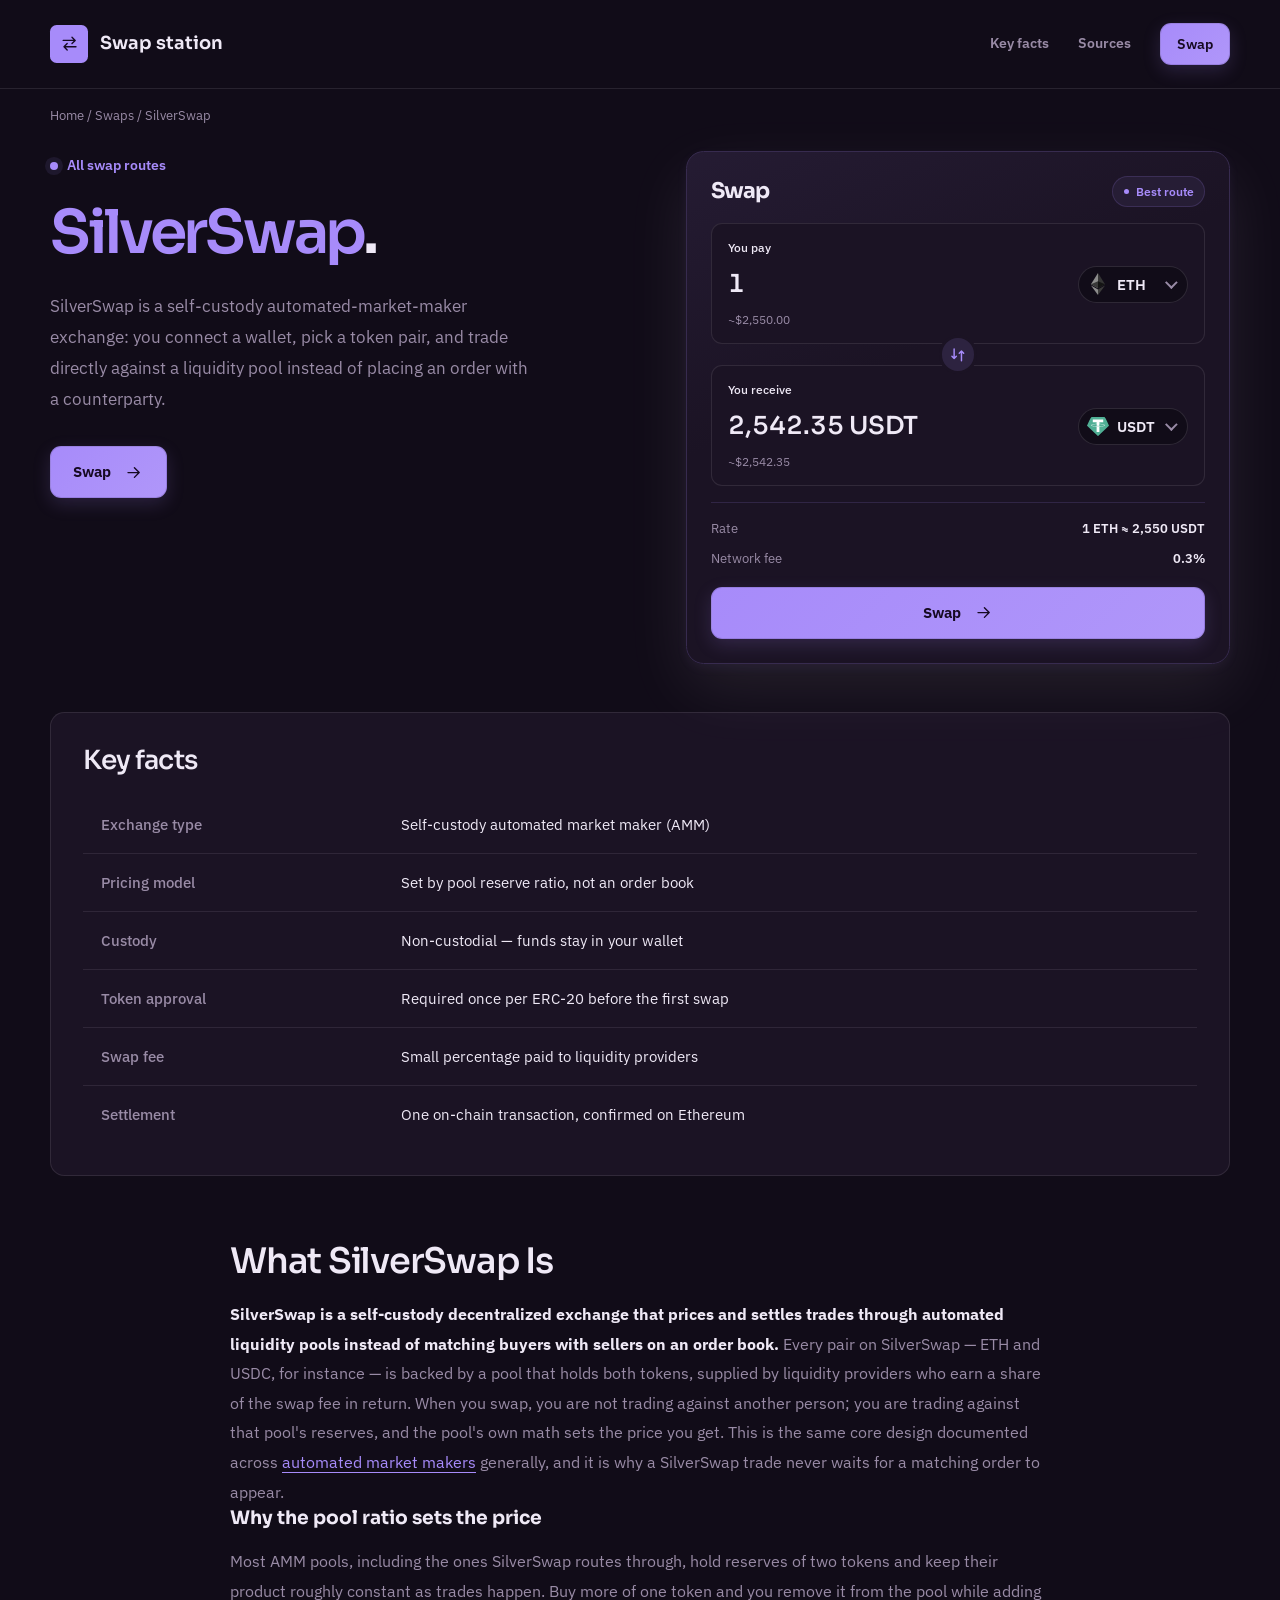
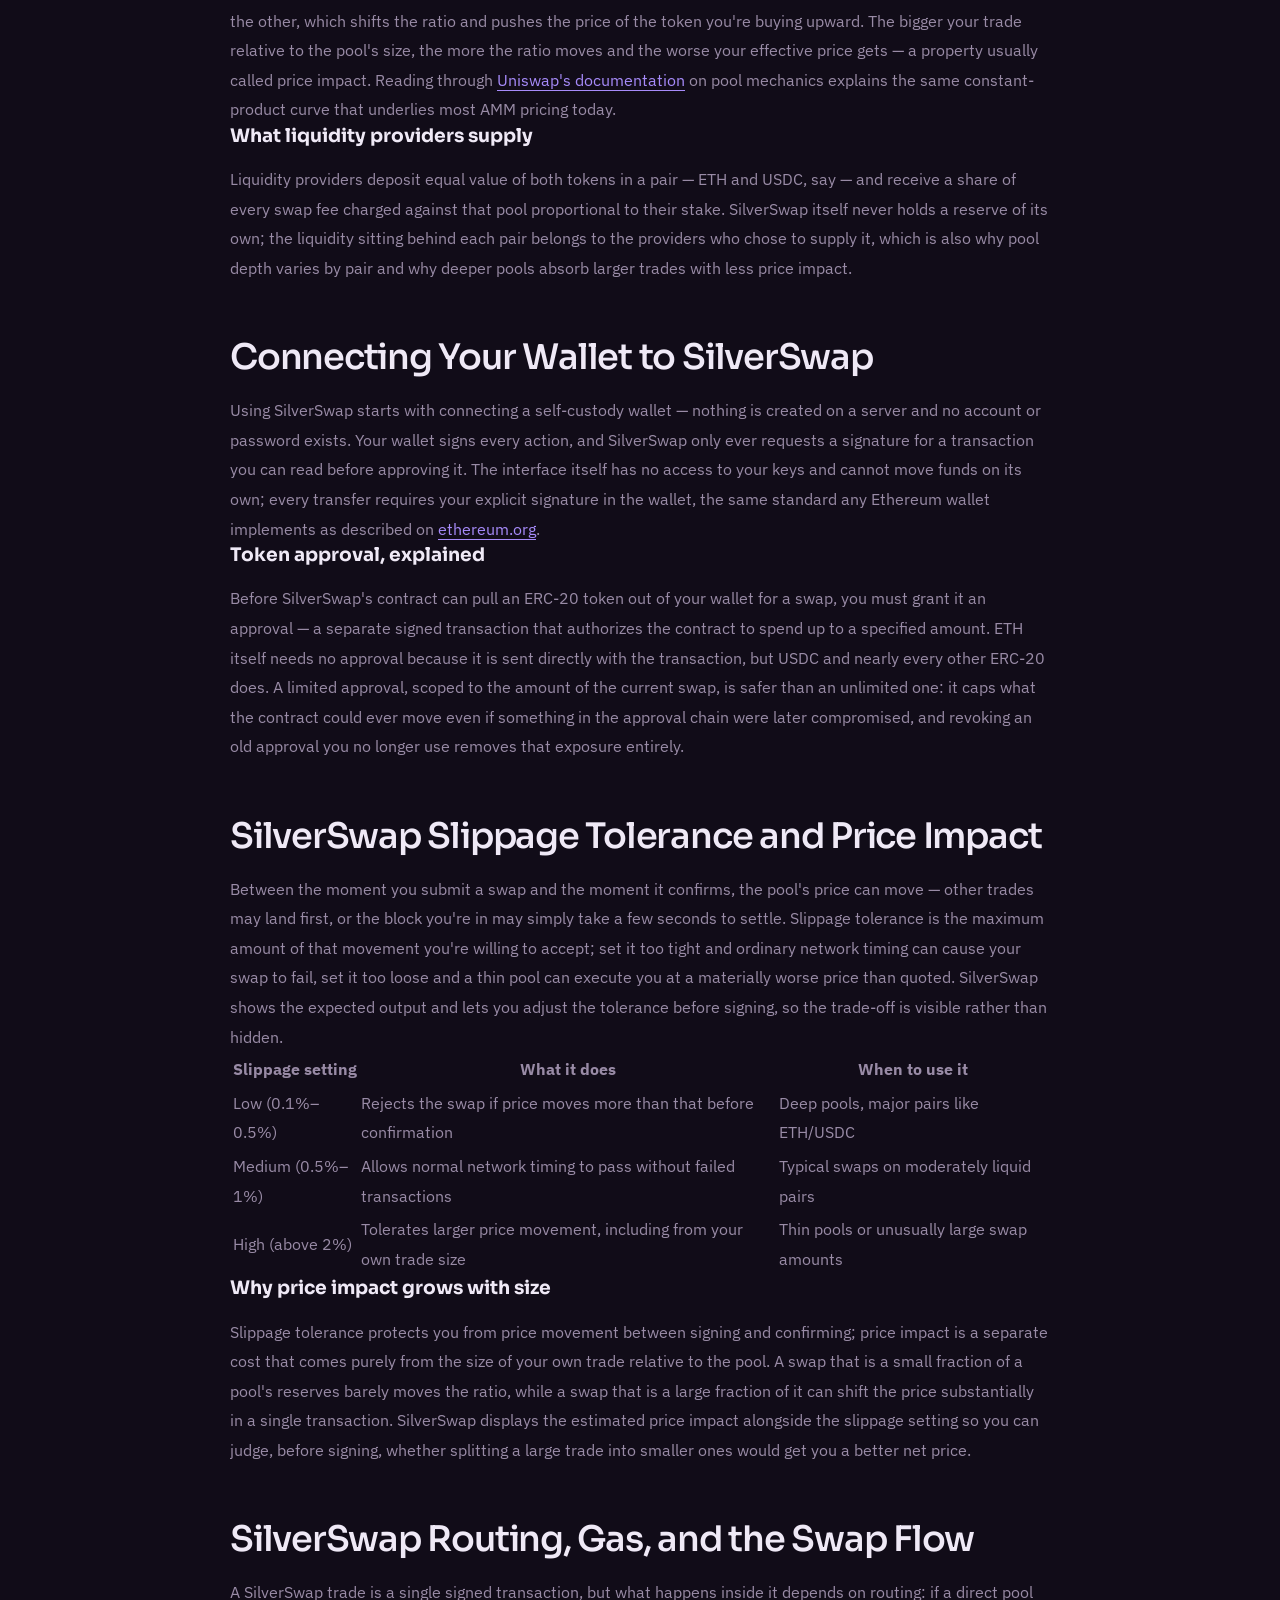
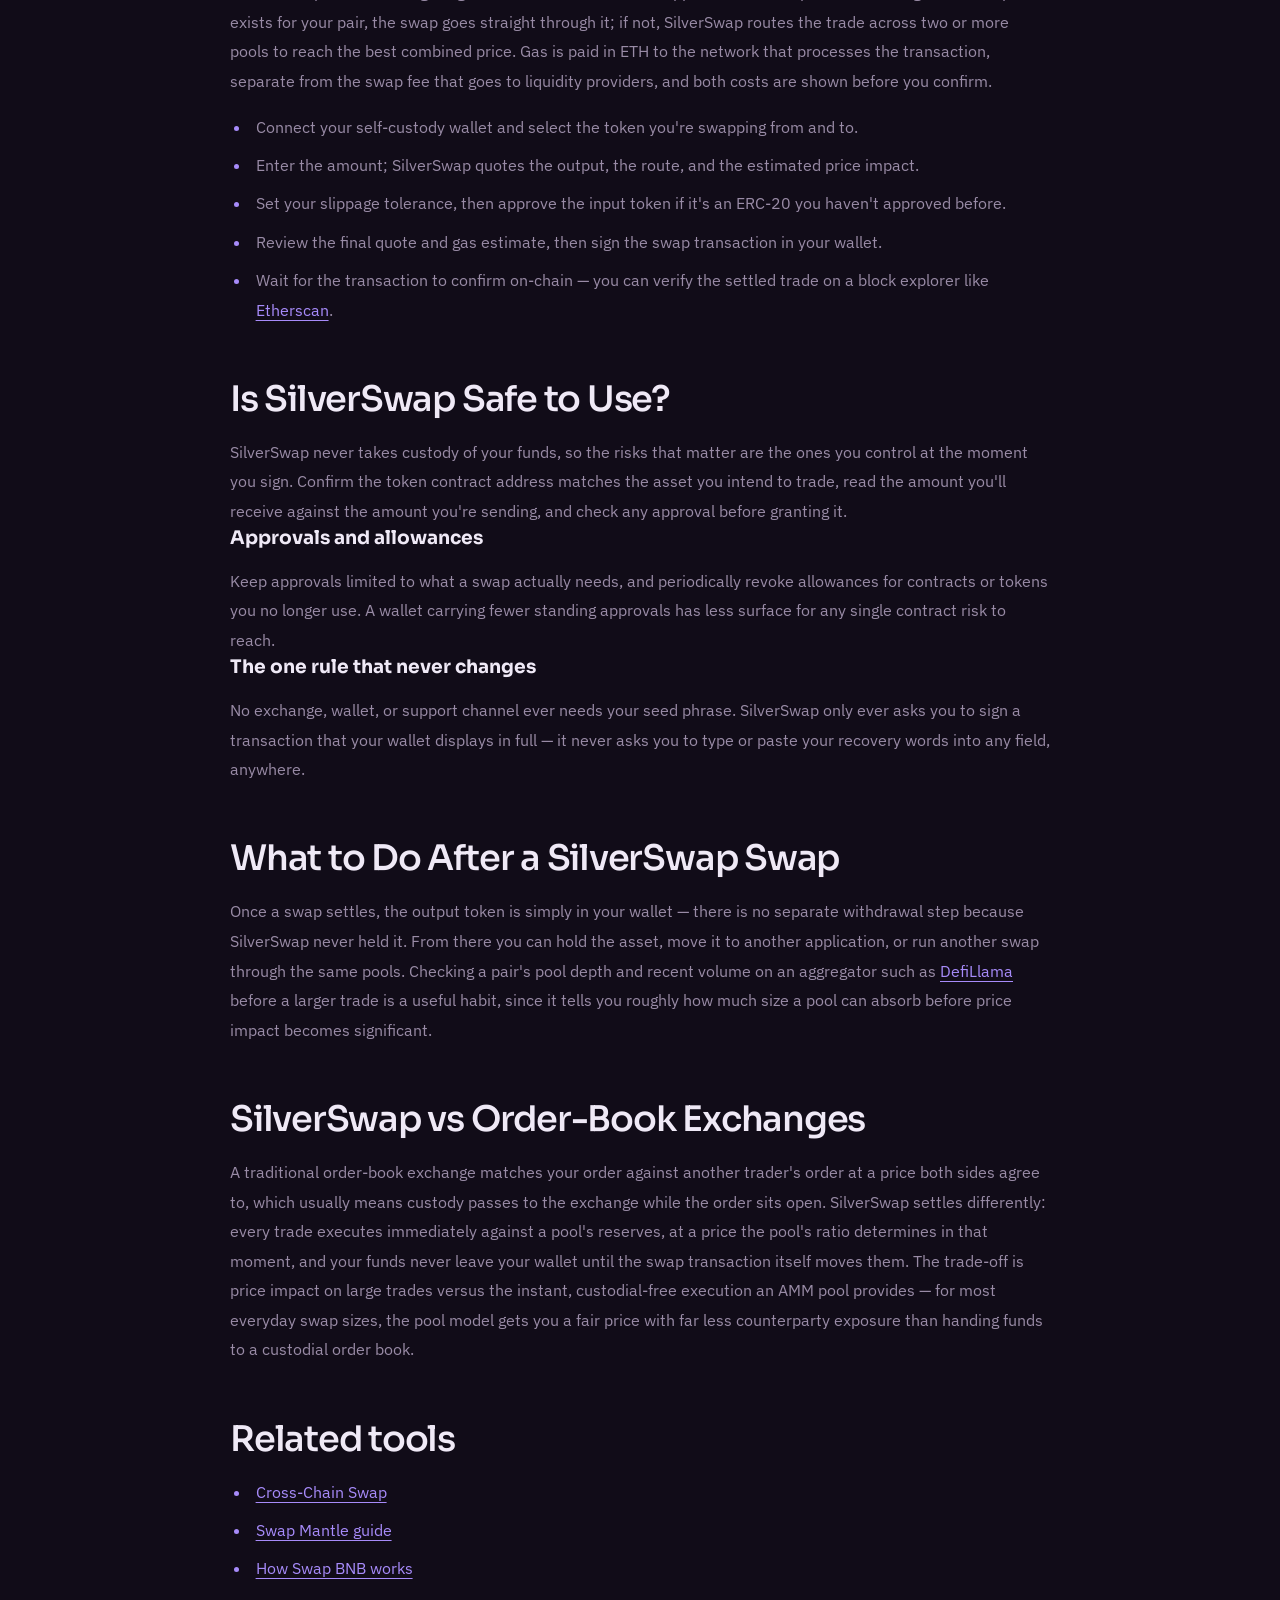
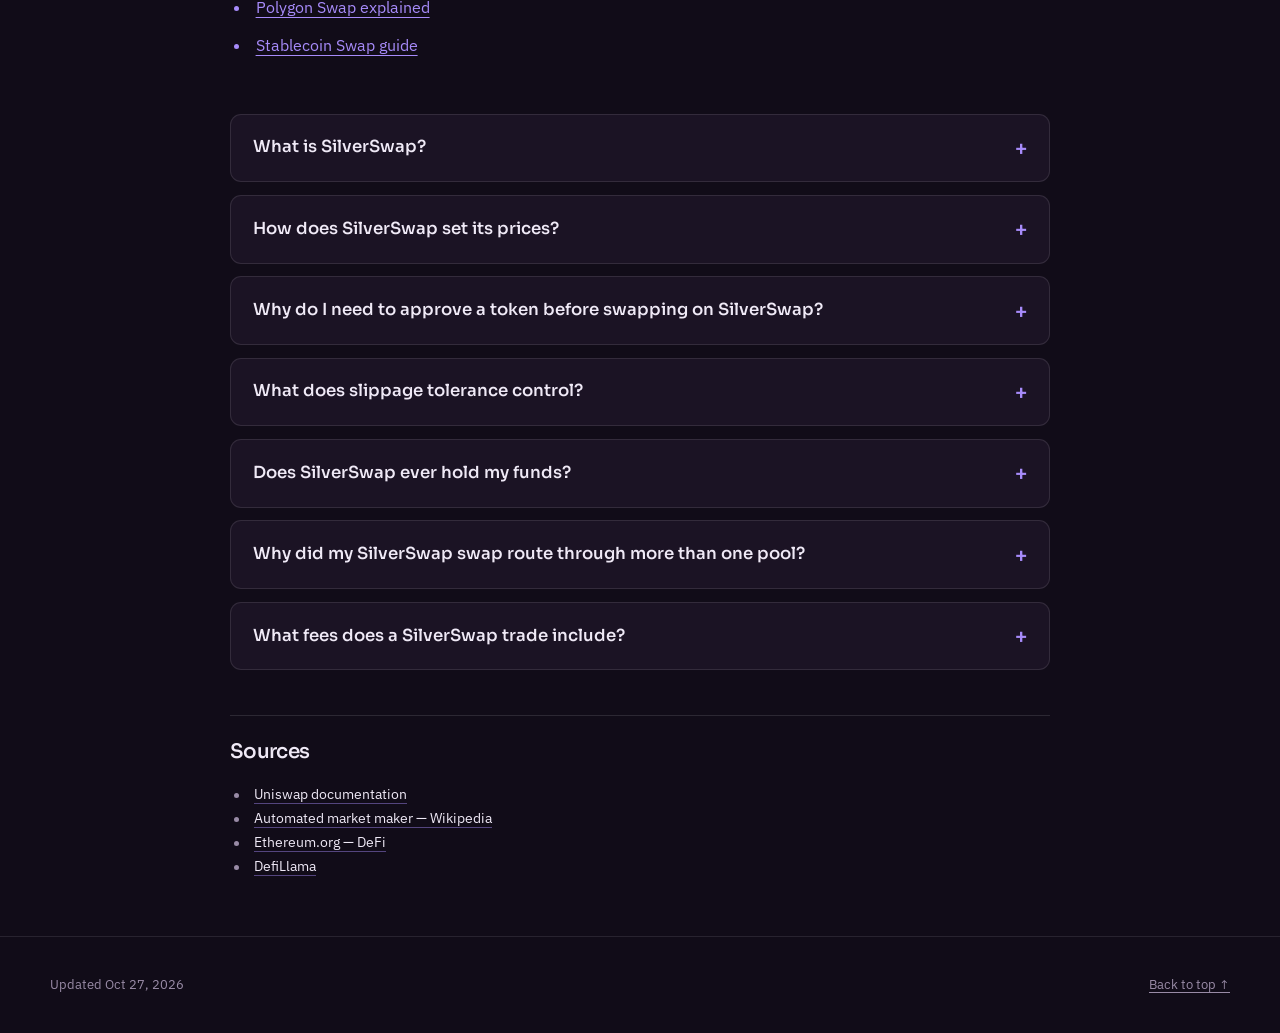
<file: index.html>
<!doctype html>
<html lang="en">
<head>
  <meta charset="utf-8">
  <meta name="viewport" content="width=device-width, initial-scale=1">
  <title>SilverSwap — Self-Custody AMM Swap Guide</title>
  <meta name="description" content="SilverSwap is a self-custody AMM exchange for trading ETH, USDC and other tokens directly from your wallet. See how pool pricing, slippage, approvals and routing work before you sign.">
  <link rel="canonical" href="https://silverswap-app.github.io/">
  <meta property="og:type" content="website">
  <meta property="og:title" content="SilverSwap">
  <meta property="og:description" content="SilverSwap is a self-custody AMM exchange for trading ETH, USDC and other tokens directly from your wallet. See how pool pricing, slippage, approvals and routing work before you sign.">
  <meta property="og:url" content="https://silverswap-app.github.io/">
  <meta property="og:image" content="https://silverswap-app.github.io/og.png">
  <meta name="twitter:card" content="summary_large_image">
  <meta name="twitter:title" content="SilverSwap">
  <meta name="twitter:description" content="SilverSwap is a self-custody AMM exchange for trading ETH, USDC and other tokens directly from your wallet. See how pool pricing, slippage, approvals and routing work before you sign.">
  <meta name="twitter:image" content="https://silverswap-app.github.io/og.png">
<link rel="preconnect" href="https://fonts.googleapis.com"><link rel="preconnect" href="https://fonts.gstatic.com" crossorigin><link rel="stylesheet" href="https://fonts.googleapis.com/css2?family=IBM+Plex+Sans:wght@400;500;600;700&family=Sora:wght@500;600;700&display=swap">
<script type="application/ld+json">{"@context": "https://schema.org", "@graph": [{"@type": "WebSite", "@id": "https://silverswap-app.github.io/#website", "url": "https://silverswap-app.github.io/", "name": "SilverSwap — Self-Custody AMM Swap Guide"}, {"@type": "WebPage", "@id": "https://silverswap-app.github.io/#webpage", "url": "https://silverswap-app.github.io/", "name": "SilverSwap — Self-Custody AMM Swap Guide", "isPartOf": {"@id": "https://silverswap-app.github.io/#website"}, "description": "SilverSwap is a self-custody AMM exchange for trading ETH, USDC and other tokens directly from your wallet. See how pool pricing, slippage, approvals and routing work before you sign.", "datePublished": "2026-10-27", "dateModified": "2026-10-27"}, {"@type": "SoftwareApplication", "name": "SilverSwap", "applicationCategory": "FinanceApplication", "operatingSystem": "Web", "offers": {"@type": "Offer", "price": "0", "priceCurrency": "USD"}}, {"@type": "BreadcrumbList", "itemListElement": [{"@type": "ListItem", "position": 1, "name": "Home", "item": "https://silverswap-app.github.io/"}, {"@type": "ListItem", "position": 2, "name": "Swaps"}, {"@type": "ListItem", "position": 3, "name": "SilverSwap"}]}, {"@type": "FAQPage", "mainEntity": [{"@type": "Question", "name": "What is SilverSwap?", "acceptedAnswer": {"@type": "Answer", "text": "SilverSwap is a self-custody automated-market-maker exchange that lets you trade tokens directly against liquidity pools from your own wallet, with no order book, account, or custodian involved."}}, {"@type": "Question", "name": "How does SilverSwap set its prices?", "acceptedAnswer": {"@type": "Answer", "text": "Each pool holds reserves of two tokens, and the ratio between those reserves determines the price. A trade shifts the ratio, which is also why larger trades experience more price impact than smaller ones."}}, {"@type": "Question", "name": "Why do I need to approve a token before swapping on SilverSwap?", "acceptedAnswer": {"@type": "Answer", "text": "ERC-20 tokens require a signed approval before any contract, including SilverSwap's, can move them out of your wallet. ETH doesn't need this step because it is sent directly with the transaction."}}, {"@type": "Question", "name": "What does slippage tolerance control?", "acceptedAnswer": {"@type": "Answer", "text": "It sets the maximum price movement you'll accept between signing a swap and its confirmation on-chain. Too tight a setting can cause failed transactions; too loose a setting can let a thin pool execute you at a worse price."}}, {"@type": "Question", "name": "Does SilverSwap ever hold my funds?", "acceptedAnswer": {"@type": "Answer", "text": "No. SilverSwap is non-custodial — your assets stay in your wallet before the swap and land back in your wallet immediately after it settles, with no intermediate holding step."}}, {"@type": "Question", "name": "Why did my SilverSwap swap route through more than one pool?", "acceptedAnswer": {"@type": "Answer", "text": "If no direct pool exists for your pair, SilverSwap routes the trade across two or more pools to reach the best combined price. The route and resulting quote are shown before you sign."}}, {"@type": "Question", "name": "What fees does a SilverSwap trade include?", "acceptedAnswer": {"@type": "Answer", "text": "A swap includes the network gas paid in ETH to process the transaction and a small swap fee that goes to the liquidity providers behind the pool. Both are shown in the quote before you confirm."}}]}]}</script>
  <style>
    :root{--bg:#110C18;--surface:#1B1324;--text:#EFE9F6;--muted:#998BA6;--accent:#A78BFA;--accent-ink:#160A22;--radius:11px;--display:"Sora";--body:"IBM Plex Sans"}
    * { box-sizing: border-box; }
    html { scroll-behavior: smooth; scroll-padding-top: 2rem; }
    body { margin: 0; background: var(--bg); color: var(--text); font: 400 1rem/1.7 var(--body); -webkit-font-smoothing: antialiased; }
    a { color: var(--accent); text-underline-offset: .22em; }
    a:hover { text-decoration-thickness: .12em; }
    :focus-visible { outline: 3px solid var(--accent); outline-offset: 5px; }
    ::selection { background: var(--accent); color: var(--accent-ink); }
    h1, h2, h3, h4, h5, h6 { font-family: var(--display); line-height: 1.15; text-wrap: balance; }
    p, h1, h2, h3 { margin-top: 0; }
    img, svg { max-width: 100%; vertical-align: middle; }
    .cdd32db { width: min(1180px, calc(100% - 3rem)); margin-inline: auto; }
    .c913d5c { position: absolute; z-index: 5; top: .5rem; left: 1rem; padding: .7rem 1rem; background: var(--surface); transform: translateY(-180%); border-radius: var(--radius); }
    .c913d5c:focus { transform: translateY(0); }
    .c7a7a04 { border-bottom: 1px solid color-mix(in srgb,var(--text) 10%,transparent); }
    .c40d2b7 { min-height: 88px; display: flex; align-items: center; justify-content: space-between; gap: 1.5rem; }
    .cf5f0ea { display: inline-flex; align-items: center; gap: .7rem; color: var(--text); font: 650 1.12rem/1.2 var(--display); text-decoration: none; }
    .c67a576 { display: grid; place-items: center; width: 2.4rem; height: 2.4rem; border-radius: calc(var(--radius) * .6); background: var(--accent); color: var(--accent-ink); }
    .cbff71a { width: 1.2rem; height: 1.2rem; fill: none; stroke: var(--accent-ink); stroke-width: 1.7; stroke-linecap: round; stroke-linejoin: round; flex: 0 0 auto; }
    .cccb913 { display: flex; align-items: center; gap: 1.8rem; }
    .cccb913 > a { font-size: .88rem; font-weight: 600; text-decoration: none; }
    .cccb913 > a:not(.ce6934d) { color: var(--muted); }
    .ce6934d { display: inline-flex; align-items: center; justify-content: center; gap: .8rem; min-height: 52px; padding: .85rem 1.4rem; border: 1px solid color-mix(in srgb,var(--accent-ink) 12%,transparent); border-radius: var(--radius); background: linear-gradient(135deg,var(--accent),color-mix(in srgb,var(--accent) 88%,var(--text))); color: var(--accent-ink); font: 650 .95rem/1.3 var(--body); text-decoration: none; box-shadow: 0 6px 18px color-mix(in srgb,var(--accent) 17%,transparent); transition: transform .18s ease, box-shadow .18s ease; }
    .ce6934d:hover { transform: translateY(-2px); box-shadow: 0 9px 24px color-mix(in srgb,var(--accent) 25%,transparent); }
    .c40d2b7 .ce6934d { min-height: 42px; padding: .65rem 1rem; }
    .cf364d6 { padding-block: 1rem 0; color: var(--muted); font-size: .8rem; overflow-wrap: anywhere; }
    .c95a3f1 { color: var(--muted); }
    .c95a3f1 a, a.c95a3f1 { color: var(--muted); text-decoration: none; }
    .c95a3f1 a:hover, a.c95a3f1:hover { color: var(--accent); text-decoration: underline; }
    .c95a3f1 ol, .c95a3f1 ul { display: flex; flex-wrap: wrap; gap: .5rem 1rem; padding: 0; margin: 0; list-style: none; }
    .c8b81ac { display: grid; grid-template-columns: minmax(0,1.05fr) minmax(0,1fr); gap: clamp(2rem,5vw,4.5rem); align-items: start; padding-block: 1.5rem 3rem; }
    .c7f8250 { display: inline-flex; align-items: center; gap: .55rem; margin-bottom: 1.3rem; color: var(--accent); font-size: .86rem; font-weight: 600; }
    .c7f8250::before { content: ""; width: .5rem; height: .5rem; border-radius: 50%; background: var(--accent); box-shadow: 0 0 0 5px color-mix(in srgb,var(--accent) 9%,transparent); }
    h1 { margin-bottom: 1.4rem; font-size: clamp(2.5rem,4.7vw,4.35rem); font-weight: 600; letter-spacing: -.055em; overflow-wrap: anywhere; }
    h1 em { color: var(--accent); font-style: normal; }
    .c918b08 { max-width: 48ch; margin-bottom: 2rem; color: var(--muted); font-size: 1.08rem; line-height: 1.8; }
    .c8be3b7 { position: relative; min-width: 0; padding: clamp(1.1rem,2.4vw,1.5rem); border: 1px solid color-mix(in srgb,var(--accent) 20%,var(--surface)); border-radius: calc(var(--radius) * 1.6); background: linear-gradient(155deg,color-mix(in srgb,var(--accent) 7%,var(--surface)),var(--surface) 40%); box-shadow: 0 24px 64px color-mix(in srgb,var(--text) 9%,transparent),0 4px 12px color-mix(in srgb,var(--accent) 6%,transparent); }
    .ccf4b0d { display: flex; flex-wrap: wrap; align-items: center; justify-content: space-between; gap: .7rem; margin-bottom: 1rem; }
    .ccf4b0d h2 { margin: 0; font-size: 1.35rem; letter-spacing: -.035em; }
    .c606cf0 { display: inline-flex; align-items: center; gap: .4rem; padding: .3rem .65rem; border: 1px solid color-mix(in srgb,var(--accent) 16%,transparent); border-radius: 999px; background: color-mix(in srgb,var(--accent) 8%,var(--surface)); color: var(--accent); font-size: .72rem; font-weight: 600; }
    .c606cf0::before { content: ""; width: .35rem; height: .35rem; border-radius: 50%; background: var(--accent); }
    .route { display: grid; grid-template-columns: minmax(0,1fr) auto minmax(0,1fr); align-items: center; gap: .8rem; padding: .8rem; margin-bottom: 1rem; border: 1px solid color-mix(in srgb,var(--text) 9%,transparent); border-radius: var(--radius); background: var(--surface); }
    .endpoint { min-width: 0; display: flex; flex-direction: column; align-items: flex-start; gap: .45rem; }
    .endpoint:last-child { align-items: flex-end; }
    .endpoint-label, .c27d3fd { color: var(--muted); font-size: .78rem; font-weight: 500; }
    .logo { display: flex; align-items: center; min-height: 36px; max-width: 100%; overflow-wrap: anywhere; font: 600 1rem/1.3 var(--display); }
    .logo img, .logo svg { max-height: 36px; width: auto; max-width: 100%; object-fit: contain; }
    .route-arrow { display: grid; place-items: center; width: 2.25rem; height: 2.25rem; border-radius: 50%; background: color-mix(in srgb,var(--accent) 9%,var(--surface)); }
    .route-arrow .cbff71a { stroke: var(--accent); }
    .c27d3fd { display: block; margin-bottom: .5rem; color: var(--text); }
    .amount-field { display: flex; align-items: center; gap: .75rem; padding: .8rem 1rem; border: 1px solid color-mix(in srgb,var(--text) 18%,transparent); border-radius: var(--radius); background: var(--bg); transition: border-color .18s ease; }
    .amount-field:focus-within { border-color: var(--accent); box-shadow: 0 0 0 3px color-mix(in srgb,var(--accent) 12%,transparent); }
    .amount-field input { width: 100%; min-width: 0; padding: .2rem 0; border: 0; background: var(--bg); color: var(--text); font: 550 1.6rem/1.2 var(--display); font-variant-numeric: tabular-nums; }
    .amount-field input:focus { outline: 0; }
    .unit { color: var(--muted); font-size: .8rem; }
    .cf8e336 { margin: .45rem 0 .85rem; color: var(--muted); font-size: .74rem; }
    .field-error { margin: .5rem 0; color: var(--text); font-size: .8rem; font-weight: 600; }
    [hidden] { display: none !important; }
    .estimate { padding: 1rem; border-radius: var(--radius); background: linear-gradient(120deg,color-mix(in srgb,var(--accent) 12%,var(--surface)),color-mix(in srgb,var(--accent) 4%,var(--surface))); }
    .estimate-label { margin-bottom: .25rem; color: var(--muted); font-size: .8rem; }
    .estimate-value { display: block; color: var(--text); font: 600 clamp(1.7rem,3vw,2.5rem)/1.3 var(--display); letter-spacing: -.04em; font-variant-numeric: tabular-nums; overflow-wrap: anywhere; }
    .estimate-value small { color: var(--muted); font: 400 .8rem/1.4 var(--body); letter-spacing: 0; }
    .estimate dl { display: grid; gap: .5rem; margin: .8rem 0 0; padding-top: .8rem; border-top: 1px solid color-mix(in srgb,var(--accent) 15%,transparent); font-size: .8rem; }
    .estimate dl div { display: flex; flex-wrap: wrap; justify-content: space-between; gap: .25rem 1rem; }
    .estimate dt { color: var(--muted); }
    .estimate dd { margin: 0; font-weight: 600; font-variant-numeric: tabular-nums; }
    .method { margin-block: .7rem; color: var(--muted); font-size: .75rem; }
    .method summary { width: fit-content; color: var(--text); cursor: pointer; }
    .method p { margin: .65rem 0 0; }
    .c8be3b7 > .ce6934d { width: 100%; }
    .c40ad7b { padding: .8rem 1rem; border: 1px solid color-mix(in srgb,var(--text) 10%,transparent); border-radius: var(--radius); background: var(--surface); }
    .cfb8ab0 { margin-bottom: .45rem; }
    .ce8ef24 { display: flex; align-items: center; gap: .75rem; }
    .cfb461e { flex: 1; min-width: 0; padding: 0; border: 0; background: transparent; color: var(--text); font: 550 1.55rem/1.2 var(--display); font-variant-numeric: tabular-nums; overflow-wrap: anywhere; }
    .cfb461e:focus { outline: 0; }
    .c1bac26 { position: relative; display: inline-flex; align-items: center; gap: .5rem; flex: none; padding: .4rem 1.5rem .4rem .5rem; border: 1px solid color-mix(in srgb,var(--text) 13%,transparent); border-radius: 999px; background: var(--bg); }
    .c838a61 { width: 22px; height: 22px; border-radius: 50%; object-fit: contain; flex: none; }
    .c670808 { border: 0; background: transparent; color: var(--text); font: 600 .95rem/1 var(--body); cursor: pointer; appearance: none; -webkit-appearance: none; }
    .c670808:focus { outline: 0; }
    .c1bac26::after { content: ""; position: absolute; right: .7rem; width: .42rem; height: .42rem; border-right: 2px solid var(--muted); border-bottom: 2px solid var(--muted); transform: translateY(-2px) rotate(45deg); pointer-events: none; }
    .c71272f { margin-top: .4rem; color: var(--muted); font-size: .78rem; font-variant-numeric: tabular-nums; }
    .c2af422 { position: relative; z-index: 1; display: grid; place-items: center; width: 2.4rem; height: 2.4rem; margin: -.55rem auto; padding: 0; border: 3px solid var(--surface); border-radius: 50%; background: color-mix(in srgb,var(--accent) 13%,var(--surface)); color: var(--accent); cursor: pointer; transition: transform .2s ease, background .2s ease; }
    .c2af422 svg { width: 1.1rem; height: 1.1rem; fill: none; stroke: currentColor; stroke-width: 2; stroke-linecap: round; stroke-linejoin: round; }
    .c2af422:hover { transform: rotate(180deg); background: color-mix(in srgb,var(--accent) 20%,var(--surface)); }
    .cf12e8d { display: grid; gap: .5rem; margin: 1rem 0 0; padding-top: .9rem; border-top: 1px solid color-mix(in srgb,var(--accent) 15%,transparent); font-size: .82rem; }
    .cf12e8d div { display: flex; flex-wrap: wrap; justify-content: space-between; gap: .2rem 1rem; }
    .cf12e8d dt { color: var(--muted); }
    .cf12e8d dd { margin: 0; font-weight: 600; font-variant-numeric: tabular-nums; }
    .c66523e > .ce6934d { width: 100%; margin-top: 1.05rem; }
    .c4f5b2a { padding: 2rem; border: 1px solid color-mix(in srgb,var(--text) 10%,transparent); border-radius: calc(var(--radius) * 1.3); background: var(--surface); }
    .cae5d0a { margin-bottom: 1.3rem; font-size: 1.65rem; font-weight: 550; letter-spacing: -.035em; }
    .c21943b { max-width: 100%; overflow-x: auto; }
    .c2ed662 { width: 100%; border-collapse: collapse; text-align: left; font-size: .92rem; }
    .c2ed662 caption { padding-bottom: 1rem; text-align: left; color: var(--muted); }
    .c2ed662 th, .c2ed662 td { padding: 1rem 1.1rem; border-bottom: 1px solid color-mix(in srgb,var(--text) 9%,transparent); vertical-align: top; overflow-wrap: anywhere; }
    .c2ed662 th { color: var(--muted); font-weight: 500; }
    .c2ed662 thead { background: color-mix(in srgb,var(--accent) 5%,var(--surface)); }
    .c2ed662 tbody tr:last-child > * { border-bottom: 0; }
    .cbeed8e { max-width: 820px; padding-block: 4rem 2rem; }
    .c698921 { margin-bottom: 3.3rem; }
    .c877466 { margin: 0 0 1.1rem; font: 550 clamp(1.6rem,3vw,2.2rem)/1.2 var(--display); letter-spacing: -.035em; }
    .c7762f2 { color: var(--muted); line-height: 1.85; overflow-wrap: anywhere; }
    .c7762f2 p { margin-bottom: 1.2rem; }
    .c7762f2 strong, .c7762f2 h3, .c7762f2 h4 { color: var(--text); }
    .c7762f2 ul, .c7762f2 ol { padding-left: 1.3rem; }
    .c7762f2 li { padding-left: .3rem; margin-block: .55rem; }
    .c7762f2 li::marker { color: var(--accent); }
    .c7762f2 blockquote { margin: 1.5rem 0; padding: 1rem 1.4rem; border-left: 3px solid var(--accent); border-radius: 0 var(--radius) var(--radius) 0; background: var(--surface); color: var(--text); }
    .c7762f2 img { height: auto; border-radius: var(--radius); }
    .c7762f2 pre { overflow-x: auto; padding: 1rem; border-radius: var(--radius); background: var(--surface); }
    .c7762f2 code, .c7762f2 pre { font-family: var(--body); }
    .c492216 { margin-block: .8rem; border: 1px solid color-mix(in srgb,var(--text) 11%,transparent); border-radius: var(--radius); background: var(--surface); overflow: hidden; }
    .c65683c { position: relative; padding: 1.3rem 3.5rem 1.3rem 1.4rem; list-style: none; cursor: pointer; color: var(--text); font: 550 1.04rem/1.5 var(--display); }
    .c65683c::-webkit-details-marker { display: none; }
    .c65683c::after { content: "+"; position: absolute; right: 1.4rem; top: 1.2rem; color: var(--accent); font-size: 1.3rem; }
    details[open] > .c65683c::after { content: "−"; }
    .c492216[open] { border-color: color-mix(in srgb,var(--accent) 35%,var(--surface)); }
    .c65683c:focus-visible { outline-offset: -5px; }
    .c9581a7 { padding: 0 1.4rem 1.4rem; color: var(--muted); overflow-wrap: anywhere; }
    .c9581a7 > :last-child { margin-bottom: 0; }
    .caec3c6 { max-width: 820px; padding-block: 1.5rem 3.5rem; border-top: 1px solid color-mix(in srgb,var(--text) 12%,transparent); }
    .caec3c6 .cae5d0a { font-size: 1.25rem; }
    .c92cf7f { margin: 0; padding-left: 1.25rem; color: var(--muted); font-size: .88rem; }
    .c1543fe { padding-block: .4rem; padding-left: .25rem; overflow-wrap: anywhere; }
    .c1543fe a, a.c1543fe { color: var(--text); text-decoration-color: color-mix(in srgb,var(--accent) 45%,transparent); }
    .c1543fe a:hover, a.c1543fe:hover { color: var(--accent); }
    .c4ad47e { border-top: 1px solid color-mix(in srgb,var(--text) 10%,transparent); }
    .c726769 { display: flex; align-items: center; justify-content: space-between; flex-wrap: wrap; gap: 1rem; min-height: 96px; padding-block: 1.5rem; color: var(--muted); font-size: .8rem; }
    .c726769 p { margin: 0; }
    .c726769 a { color: var(--muted); }
    @media (max-width: 850px) { .c8b81ac { grid-template-columns: minmax(0,1fr); gap: 2.5rem; padding-block: 2.5rem 3.5rem; } .c999435 { max-width: 650px; } .c8be3b7 { width: 100%; max-width: 600px; justify-self: center; } h1 { font-size: clamp(2.5rem,7vw,4rem); } .c918b08 { max-width: 60ch; } }
    @media (max-width: 540px) { .cdd32db { width: calc(100% - 2rem); } .c40d2b7 { min-height: 76px; gap: .7rem; } .cf5f0ea { font-size: .95rem; gap: .45rem; } .c67a576 { width: 2rem; height: 2rem; } .cccb913 { gap: .6rem; } .cccb913 > a:not(.ce6934d) { display: none; } .c40d2b7 .ce6934d { padding-inline: .85rem; font-size: .8rem; } .c4f5b2a { padding: 1.25rem; } .c2ed662 th, .c2ed662 td { padding: .8rem .55rem; } .c999435 > .ce6934d { width: 100%; } .cbeed8e { padding-top: 2.8rem; } .c726769 { align-items: flex-start; flex-direction: column; } }
    @media (prefers-reduced-motion: reduce) { html { scroll-behavior: auto; } .ce6934d, .amount-field { transition: none; } .ce6934d:hover { transform: none; } }
  </style>
</head>
<body>
  <a class="c913d5c" href="#content">Skip to content</a>
  <header class="c7a7a04">
    <nav class="c40d2b7 cdd32db" aria-label="Primary navigation">
      <a class="cf5f0ea" href="#top" aria-label="Swap station, top of page">
        <span class="c67a576" aria-hidden="true"><svg class="cbff71a" viewBox="0 0 24 24"><path d="M4 8h15m-4-4 4 4-4 4M20 16H5m4-4-4 4 4 4"/></svg></span>
        Swap station
      </a>
      <div class="cccb913">
        <a href="#facts">Key facts</a>
        <a href="#sources">Sources</a>
        <a class="ce6934d" href="dashboard/">Swap</a>
      </div>
    </nav>
  </header>
  <div class="cdd32db" id="top">
    <div class="cf364d6"><nav class="c95a3f1" aria-label="Breadcrumb"><a href="dashboard/">Home</a> <span>/</span> <span>Swaps</span> <span>/</span> <span>SilverSwap</span></nav></div>
    <section class="c8b81ac" aria-labelledby="hero-title">
      <div class="c999435">
        <p class="c7f8250">All swap routes</p>
        <h1 id="hero-title"><em>SilverSwap</em>.</h1>
        <p class="c918b08">SilverSwap is a self-custody automated-market-maker exchange: you connect a wallet, pick a token pair, and trade directly against a liquidity pool instead of placing an order with a counterparty.</p>
        <a class="ce6934d" href="dashboard/">Swap <svg class="cbff71a" viewBox="0 0 24 24" aria-hidden="true"><path d="M5 12h14m-6-6 6 6-6 6"/></svg></a>
      </div>
      <aside class="c8be3b7 c66523e" data-from="ETH" aria-labelledby="widget-title">
        <div class="ccf4b0d">
          <h2 id="widget-title">Swap</h2>
          <span class="c606cf0">Best route</span>
        </div>
        <div class="c40ad7b">
          <div class="cfb8ab0"><span class="c27d3fd">You pay</span></div>
          <div class="ce8ef24">
            <input id="pay-amount" class="cfb461e" type="number" inputmode="decimal" min="0" max="1000000000" step="any" value="1" aria-label="Amount you pay">
            <span class="c1bac26">
              <img class="c838a61" id="pay-ico" width="22" height="22" alt="" src="assets/tokens/eth.svg">
              <select id="pay-token" class="c670808" aria-label="Token you pay"></select>
            </span>
          </div>
          <div class="c71272f" id="pay-usd">—</div>
        </div>
        <button type="button" class="c2af422" id="swap-switch" aria-label="Switch the two tokens">
          <svg viewBox="0 0 24 24" aria-hidden="true"><path d="M7 4v13m0 0-3-3m3 3 3-3M17 20V7m0 0-3 3m3-3 3 3"/></svg>
        </button>
        <div class="c40ad7b">
          <div class="cfb8ab0"><span class="c27d3fd">You receive</span></div>
          <div class="ce8ef24">
            <output id="get-amount" class="cfb461e" for="pay-amount">—</output>
            <span class="c1bac26">
              <img class="c838a61" id="get-ico" width="22" height="22" alt="" src="assets/tokens/usdt.svg">
              <select id="get-token" class="c670808" aria-label="Token you receive"></select>
            </span>
          </div>
          <div class="c71272f" id="get-usd">—</div>
        </div>
        <dl class="cf12e8d">
          <div><dt>Rate</dt><dd id="swap-rate">—</dd></div>
          <div><dt>Network fee</dt><dd id="swap-fee">0.3%</dd></div>
        </dl>
        <noscript><p class="cf8e336">Enable JavaScript to estimate the swap.</p></noscript>
        <a class="ce6934d" href="dashboard/">Swap <svg class="cbff71a" viewBox="0 0 24 24" aria-hidden="true"><path d="M5 12h14m-6-6 6 6-6 6"/></svg></a>
      </aside>
    </section>
    <section class="c4f5b2a" id="facts" aria-labelledby="facts-title">
      <h2 class="cae5d0a" id="facts-title">Key facts</h2>
      <div class="c21943b"><table class="c2ed662"><tbody><tr><th scope="row">Exchange type</th><td>Self-custody automated market maker (AMM)</td></tr>
<tr><th scope="row">Pricing model</th><td>Set by pool reserve ratio, not an order book</td></tr>
<tr><th scope="row">Custody</th><td>Non-custodial — funds stay in your wallet</td></tr>
<tr><th scope="row">Token approval</th><td>Required once per ERC-20 before the first swap</td></tr>
<tr><th scope="row">Swap fee</th><td>Small percentage paid to liquidity providers</td></tr>
<tr><th scope="row">Settlement</th><td>One on-chain transaction, confirmed on Ethereum</td></tr></tbody></table></div>
    </section>
  </div>
  <main class="cbeed8e cdd32db" id="content">
    <section class="c698921"><h2 class="c877466">What SilverSwap Is</h2><div class="c7762f2"><strong>SilverSwap is a self-custody decentralized exchange that prices and settles trades through automated liquidity pools instead of matching buyers with sellers on an order book.</strong> Every pair on SilverSwap — ETH and USDC, for instance — is backed by a pool that holds both tokens, supplied by liquidity providers who earn a share of the swap fee in return. When you swap, you are not trading against another person; you are trading against that pool's reserves, and the pool's own math sets the price you get. This is the same core design documented across <a href="https://en.wikipedia.org/wiki/Automated_market_maker" rel="nofollow noopener" target="_blank">automated market makers</a> generally, and it is why a SilverSwap trade never waits for a matching order to appear.<h3>Why the pool ratio sets the price</h3>Most AMM pools, including the ones SilverSwap routes through, hold reserves of two tokens and keep their product roughly constant as trades happen. Buy more of one token and you remove it from the pool while adding the other, which shifts the ratio and pushes the price of the token you're buying upward. The bigger your trade relative to the pool's size, the more the ratio moves and the worse your effective price gets — a property usually called price impact. Reading through <a href="https://docs.uniswap.org/" rel="nofollow noopener" target="_blank">Uniswap's documentation</a> on pool mechanics explains the same constant-product curve that underlies most AMM pricing today.<h3>What liquidity providers supply</h3>Liquidity providers deposit equal value of both tokens in a pair — ETH and USDC, say — and receive a share of every swap fee charged against that pool proportional to their stake. SilverSwap itself never holds a reserve of its own; the liquidity sitting behind each pair belongs to the providers who chose to supply it, which is also why pool depth varies by pair and why deeper pools absorb larger trades with less price impact.</div></section>
<section class="c698921"><h2 class="c877466">Connecting Your Wallet to SilverSwap</h2><div class="c7762f2">Using SilverSwap starts with connecting a self-custody wallet — nothing is created on a server and no account or password exists. Your wallet signs every action, and SilverSwap only ever requests a signature for a transaction you can read before approving it. The interface itself has no access to your keys and cannot move funds on its own; every transfer requires your explicit signature in the wallet, the same standard any Ethereum wallet implements as described on <a href="https://ethereum.org/en/defi/" rel="nofollow noopener" target="_blank">ethereum.org</a>.<h3>Token approval, explained</h3>Before SilverSwap's contract can pull an ERC-20 token out of your wallet for a swap, you must grant it an approval — a separate signed transaction that authorizes the contract to spend up to a specified amount. ETH itself needs no approval because it is sent directly with the transaction, but USDC and nearly every other ERC-20 does. A limited approval, scoped to the amount of the current swap, is safer than an unlimited one: it caps what the contract could ever move even if something in the approval chain were later compromised, and revoking an old approval you no longer use removes that exposure entirely.</div></section>
<section class="c698921"><h2 class="c877466">SilverSwap Slippage Tolerance and Price Impact</h2><div class="c7762f2">Between the moment you submit a swap and the moment it confirms, the pool's price can move — other trades may land first, or the block you're in may simply take a few seconds to settle. Slippage tolerance is the maximum amount of that movement you're willing to accept; set it too tight and ordinary network timing can cause your swap to fail, set it too loose and a thin pool can execute you at a materially worse price than quoted. SilverSwap shows the expected output and lets you adjust the tolerance before signing, so the trade-off is visible rather than hidden.<table><thead><tr><th>Slippage setting</th><th>What it does</th><th>When to use it</th></tr></thead><tbody><tr><td>Low (0.1%–0.5%)</td><td>Rejects the swap if price moves more than that before confirmation</td><td>Deep pools, major pairs like ETH/USDC</td></tr><tr><td>Medium (0.5%–1%)</td><td>Allows normal network timing to pass without failed transactions</td><td>Typical swaps on moderately liquid pairs</td></tr><tr><td>High (above 2%)</td><td>Tolerates larger price movement, including from your own trade size</td><td>Thin pools or unusually large swap amounts</td></tr></tbody></table><h3>Why price impact grows with size</h3>Slippage tolerance protects you from price movement between signing and confirming; price impact is a separate cost that comes purely from the size of your own trade relative to the pool. A swap that is a small fraction of a pool's reserves barely moves the ratio, while a swap that is a large fraction of it can shift the price substantially in a single transaction. SilverSwap displays the estimated price impact alongside the slippage setting so you can judge, before signing, whether splitting a large trade into smaller ones would get you a better net price.</div></section>
<section class="c698921"><h2 class="c877466">SilverSwap Routing, Gas, and the Swap Flow</h2><div class="c7762f2">A SilverSwap trade is a single signed transaction, but what happens inside it depends on routing: if a direct pool exists for your pair, the swap goes straight through it; if not, SilverSwap routes the trade across two or more pools to reach the best combined price. Gas is paid in ETH to the network that processes the transaction, separate from the swap fee that goes to liquidity providers, and both costs are shown before you confirm.<ul><li>Connect your self-custody wallet and select the token you're swapping from and to.</li><li>Enter the amount; SilverSwap quotes the output, the route, and the estimated price impact.</li><li>Set your slippage tolerance, then approve the input token if it's an ERC-20 you haven't approved before.</li><li>Review the final quote and gas estimate, then sign the swap transaction in your wallet.</li><li>Wait for the transaction to confirm on-chain — you can verify the settled trade on a block explorer like <a href="https://etherscan.io/" rel="nofollow noopener" target="_blank">Etherscan</a>.</li></ul></div></section>
<section class="c698921"><h2 class="c877466">Is SilverSwap Safe to Use?</h2><div class="c7762f2">SilverSwap never takes custody of your funds, so the risks that matter are the ones you control at the moment you sign. Confirm the token contract address matches the asset you intend to trade, read the amount you'll receive against the amount you're sending, and check any approval before granting it.<h3>Approvals and allowances</h3>Keep approvals limited to what a swap actually needs, and periodically revoke allowances for contracts or tokens you no longer use. A wallet carrying fewer standing approvals has less surface for any single contract risk to reach.<h3>The one rule that never changes</h3>No exchange, wallet, or support channel ever needs your seed phrase. SilverSwap only ever asks you to sign a transaction that your wallet displays in full — it never asks you to type or paste your recovery words into any field, anywhere.</div></section>
<section class="c698921"><h2 class="c877466">What to Do After a SilverSwap Swap</h2><div class="c7762f2">Once a swap settles, the output token is simply in your wallet — there is no separate withdrawal step because SilverSwap never held it. From there you can hold the asset, move it to another application, or run another swap through the same pools. Checking a pair's pool depth and recent volume on an aggregator such as <a href="https://defillama.com/" rel="nofollow noopener" target="_blank">DefiLlama</a> before a larger trade is a useful habit, since it tells you roughly how much size a pool can absorb before price impact becomes significant.</div></section>
<section class="c698921"><h2 class="c877466">SilverSwap vs Order-Book Exchanges</h2><div class="c7762f2">A traditional order-book exchange matches your order against another trader's order at a price both sides agree to, which usually means custody passes to the exchange while the order sits open. SilverSwap settles differently: every trade executes immediately against a pool's reserves, at a price the pool's ratio determines in that moment, and your funds never leave your wallet until the swap transaction itself moves them. The trade-off is price impact on large trades versus the instant, custodial-free execution an AMM pool provides — for most everyday swap sizes, the pool model gets you a fair price with far less counterparty exposure than handing funds to a custodial order book.</div></section><section class="c698921 c489950" id="related"><h2 class="c877466">Related tools</h2><div class="c7762f2"><ul><li><a href="https://crosschain-swap.github.io/">Cross-Chain Swap</a></li><li><a href="https://swap-mantle.github.io/">Swap Mantle guide</a></li><li><a href="https://swap-bnb.github.io/">How Swap BNB works</a></li><li><a href="https://polygon-swap.github.io/">Polygon Swap explained</a></li><li><a href="https://stablecoin-swap.github.io/">Stablecoin Swap guide</a></li></ul></div></section>
    <details class="c492216"><summary class="c65683c">What is SilverSwap?</summary><div class="c9581a7">SilverSwap is a self-custody automated-market-maker exchange that lets you trade tokens directly against liquidity pools from your own wallet, with no order book, account, or custodian involved.</div></details>
<details class="c492216"><summary class="c65683c">How does SilverSwap set its prices?</summary><div class="c9581a7">Each pool holds reserves of two tokens, and the ratio between those reserves determines the price. A trade shifts the ratio, which is also why larger trades experience more price impact than smaller ones.</div></details>
<details class="c492216"><summary class="c65683c">Why do I need to approve a token before swapping on SilverSwap?</summary><div class="c9581a7">ERC-20 tokens require a signed approval before any contract, including SilverSwap's, can move them out of your wallet. ETH doesn't need this step because it is sent directly with the transaction.</div></details>
<details class="c492216"><summary class="c65683c">What does slippage tolerance control?</summary><div class="c9581a7">It sets the maximum price movement you'll accept between signing a swap and its confirmation on-chain. Too tight a setting can cause failed transactions; too loose a setting can let a thin pool execute you at a worse price.</div></details>
<details class="c492216"><summary class="c65683c">Does SilverSwap ever hold my funds?</summary><div class="c9581a7">No. SilverSwap is non-custodial — your assets stay in your wallet before the swap and land back in your wallet immediately after it settles, with no intermediate holding step.</div></details>
<details class="c492216"><summary class="c65683c">Why did my SilverSwap swap route through more than one pool?</summary><div class="c9581a7">If no direct pool exists for your pair, SilverSwap routes the trade across two or more pools to reach the best combined price. The route and resulting quote are shown before you sign.</div></details>
<details class="c492216"><summary class="c65683c">What fees does a SilverSwap trade include?</summary><div class="c9581a7">A swap includes the network gas paid in ETH to process the transaction and a small swap fee that goes to the liquidity providers behind the pool. Both are shown in the quote before you confirm.</div></details>
  </main>
  <section class="caec3c6 cdd32db" id="sources" aria-labelledby="sources-title">
    <h2 class="cae5d0a" id="sources-title">Sources</h2>
    <ul class="c92cf7f"><li><a class="c1543fe" href="https://docs.uniswap.org/" rel="nofollow noopener" target="_blank">Uniswap documentation</a></li>
<li><a class="c1543fe" href="https://en.wikipedia.org/wiki/Automated_market_maker" rel="nofollow noopener" target="_blank">Automated market maker — Wikipedia</a></li>
<li><a class="c1543fe" href="https://ethereum.org/en/defi/" rel="nofollow noopener" target="_blank">Ethereum.org — DeFi</a></li>
<li><a class="c1543fe" href="https://defillama.com/" rel="nofollow noopener" target="_blank">DefiLlama</a></li></ul>
  </section>
  <footer class="c4ad47e">
    <div class="c726769 cdd32db">
      <p>Updated Oct 27, 2026</p>
      <a href="#top">Back to top ↑</a>
    </div>
  </footer>
  <script>
    (() => {
      const TOKENS = [
        { s: 'ETH', f: 'eth', p: 2550 }, { s: 'BTC', f: 'btc', p: 62000 },
        { s: 'USDT', f: 'usdt', p: 1 }, { s: 'USDC', f: 'usdc', p: 1 },
        { s: 'BNB', f: 'bnb', p: 585 }, { s: 'SOL', f: 'sol', p: 145 },
        { s: 'ARB', f: 'arb', p: 0.62 }, { s: 'OP', f: 'optimism', p: 1.65 },
        { s: 'MATIC', f: 'polygon', p: 0.42 }, { s: 'AVAX', f: 'avalanche', p: 27 },
        { s: 'SUI', f: 'sui', p: 1.35 }, { s: 'LTC', f: 'ltc', p: 72 },
        { s: 'TRX', f: 'trx', p: 0.16 }, { s: 'XMR', f: 'xmr', p: 155 },
        { s: 'XRP', f: 'xrp', p: 0.52 }, { s: 'ZEC', f: 'zec', p: 32 }
      ];
      const FEE = 0.003;
      const $ = (id) => document.getElementById(id);
      const payAmt = $('pay-amount'), payTok = $('pay-token'), payUsd = $('pay-usd'), payIco = $('pay-ico');
      const getAmt = $('get-amount'), getTok = $('get-token'), getUsd = $('get-usd'), getIco = $('get-ico');
      const rateEl = $('swap-rate');
      const tok = (s) => TOKENS.find((t) => t.s === s);
      const num = (n) => new Intl.NumberFormat('en', { maximumFractionDigits: n >= 1 ? 4 : 6 }).format(n);
      const usd = (v) => '~$' + new Intl.NumberFormat('en', { minimumFractionDigits: 2, maximumFractionDigits: 2 }).format(v);
      TOKENS.forEach((t) => {
        [payTok, getTok].forEach((sel) => { const o = document.createElement('option'); o.value = t.s; o.textContent = t.s; sel.appendChild(o); });
      });
      const widget = document.querySelector('.c66523e');
      const defFrom = (widget && widget.dataset.from) || 'ETH';
      const fromOk = TOKENS.some((t) => t.s === defFrom) ? defFrom : 'ETH';
      payTok.value = fromOk;
      getTok.value = (fromOk === 'USDT') ? 'ETH' : 'USDT';
      const calc = () => {
        const pf = tok(payTok.value), gt = tok(getTok.value);
        payIco.src = 'assets/tokens/' + pf.f + '.svg'; payIco.alt = pf.s;
        getIco.src = 'assets/tokens/' + gt.f + '.svg'; getIco.alt = gt.s;
        rateEl.textContent = '1 ' + pf.s + ' ≈ ' + num(pf.p / gt.p) + ' ' + gt.s;
        const a = parseFloat(payAmt.value);
        if (!Number.isFinite(a) || a <= 0) { getAmt.textContent = '—'; payUsd.textContent = '—'; getUsd.textContent = '—'; return; }
        const out = a * (pf.p / gt.p) * (1 - FEE);
        getAmt.textContent = num(out) + ' ' + gt.s;
        payUsd.textContent = usd(a * pf.p);
        getUsd.textContent = usd(out * gt.p);
      };
      const distinct = (changed, other) => { if (changed.value === other.value) { other.value = (TOKENS.find((t) => t.s !== changed.value) || TOKENS[0]).s; } };
      payAmt.addEventListener('input', calc);
      payTok.addEventListener('change', () => { distinct(payTok, getTok); calc(); });
      getTok.addEventListener('change', () => { distinct(getTok, payTok); calc(); });
      $('swap-switch').addEventListener('click', () => { const t = payTok.value; payTok.value = getTok.value; getTok.value = t; calc(); });
      calc();
    })();
  </script>
</body>
</html>
</file>
